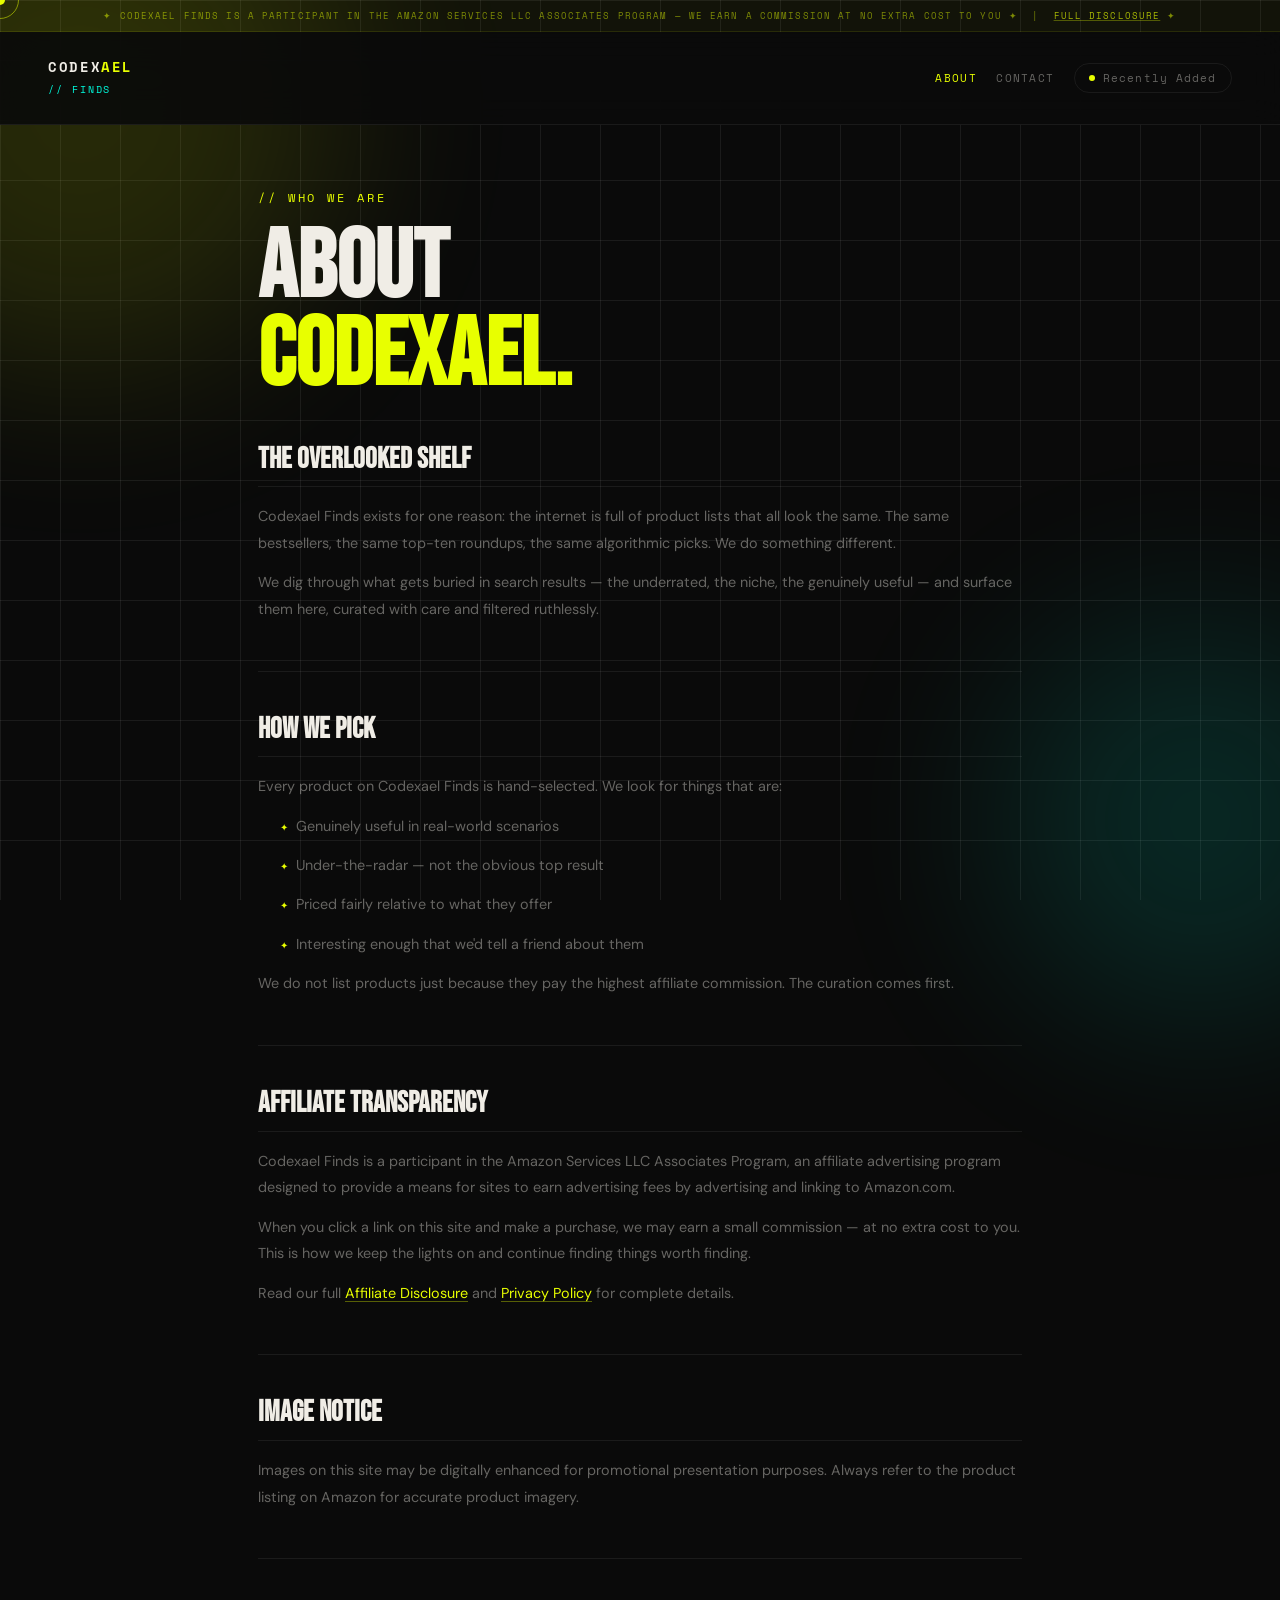
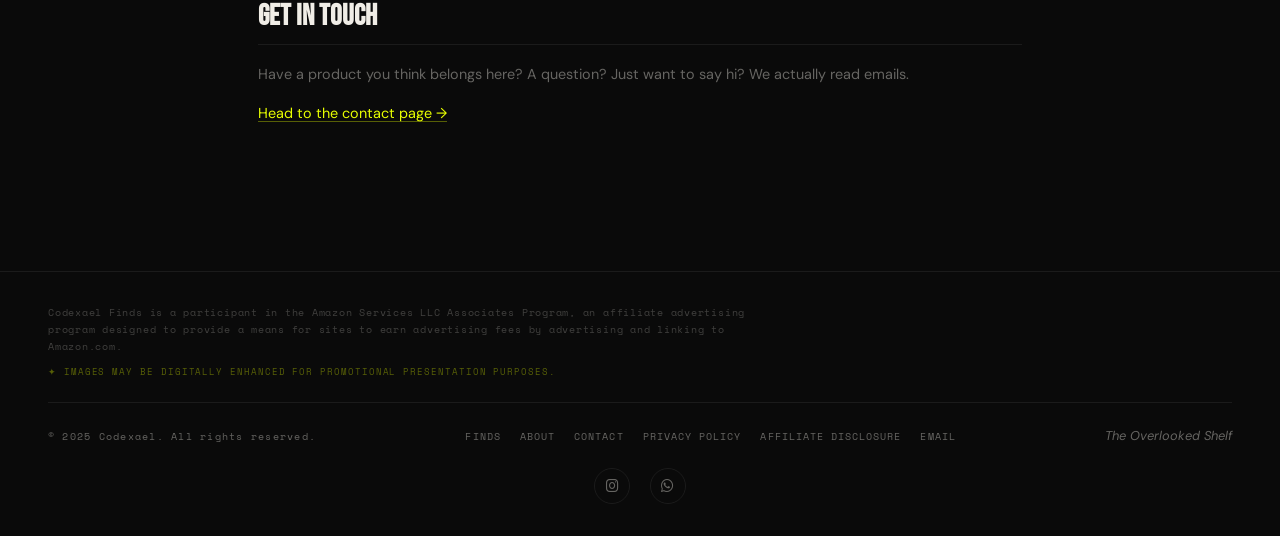
<file: about.html>
<!DOCTYPE html>
<html lang="en">
<head>
    <meta charset="UTF-8" />
    <meta name="viewport" content="width=device-width, initial-scale=1.0" />
    <meta name="description" content="About Codexael Finds — who we are and what we do.">
    <meta name="author" content="Codexael">
    <meta name="theme-color" content="#0a0a0a">
    <title>About — Codexael Finds</title>
    <link rel="icon" type="image/svg+xml" href="assets/images/codexael_icon.svg">
    <link rel="preconnect" href="https://fonts.googleapis.com">
    <link rel="preconnect" href="https://fonts.gstatic.com" crossorigin>
    <link href="https://fonts.googleapis.com/css2?family=Bebas+Neue&family=DM+Sans:ital,wght@0,300;0,400;0,500;1,300&family=Space+Mono:wght@400;700&display=swap" rel="stylesheet">
    <link rel="stylesheet" href="styles.css">
    <link rel="stylesheet" href="page-styles.css">
    <link rel="stylesheet" href="https://cdnjs.cloudflare.com/ajax/libs/font-awesome/6.5.0/css/all.min.css"/>
</head>
<body data-page="about">

    <div class="cursor" id="cursor"></div>
    <div class="cursor-ring" id="cursorRing"></div>
    <div class="grid-overlay"></div>
    <div class="noise"></div>
    <div class="blob blob-1"></div>
    <div class="blob blob-2"></div>

    <div class="page-wrap">
        <main class="page-content">
            <p class="page-eyebrow">// Who We Are</p>
            <h1 class="page-title">About<br><span>Codexael.</span></h1>

            <div class="page-section">
                <h2>The Overlooked Shelf</h2>
                <p>Codexael Finds exists for one reason: the internet is full of product lists that all look the same. The same bestsellers, the same top-ten roundups, the same algorithmic picks. We do something different.</p>
                <p>We dig through what gets buried in search results — the underrated, the niche, the genuinely useful — and surface them here, curated with care and filtered ruthlessly.</p>
            </div>

            <hr class="page-divider">

            <div class="page-section">
                <h2>How We Pick</h2>
                <p>Every product on Codexael Finds is hand-selected. We look for things that are:</p>
                <ul>
                    <li>Genuinely useful in real-world scenarios</li>
                    <li>Under-the-radar — not the obvious top result</li>
                    <li>Priced fairly relative to what they offer</li>
                    <li>Interesting enough that we'd tell a friend about them</li>
                </ul>
                <p>We do not list products just because they pay the highest affiliate commission. The curation comes first.</p>
            </div>

            <hr class="page-divider">

            <div class="page-section">
                <h2>Affiliate Transparency</h2>
                <p>Codexael Finds is a participant in the Amazon Services LLC Associates Program, an affiliate advertising program designed to provide a means for sites to earn advertising fees by advertising and linking to Amazon.com.</p>
                <p>When you click a link on this site and make a purchase, we may earn a small commission — at no extra cost to you. This is how we keep the lights on and continue finding things worth finding.</p>
                <p>Read our full <a href="disclosure.html">Affiliate Disclosure</a> and <a href="privacy-policy.html">Privacy Policy</a> for complete details.</p>
            </div>

            <hr class="page-divider">

            <div class="page-section">
                <h2>Image Notice</h2>
                <p>Images on this site may be digitally enhanced for promotional presentation purposes. Always refer to the product listing on Amazon for accurate product imagery.</p>
            </div>

            <hr class="page-divider">

            <div class="page-section">
                <h2>Get In Touch</h2>
                <p>Have a product you think belongs here? A question? Just want to say hi? We actually read emails.</p>
                <p><a href="contact.html">Head to the contact page →</a></p>
            </div>
        </main>
    </div>

    <script src="common-script.js"></script>
</body>
</html>
</file>
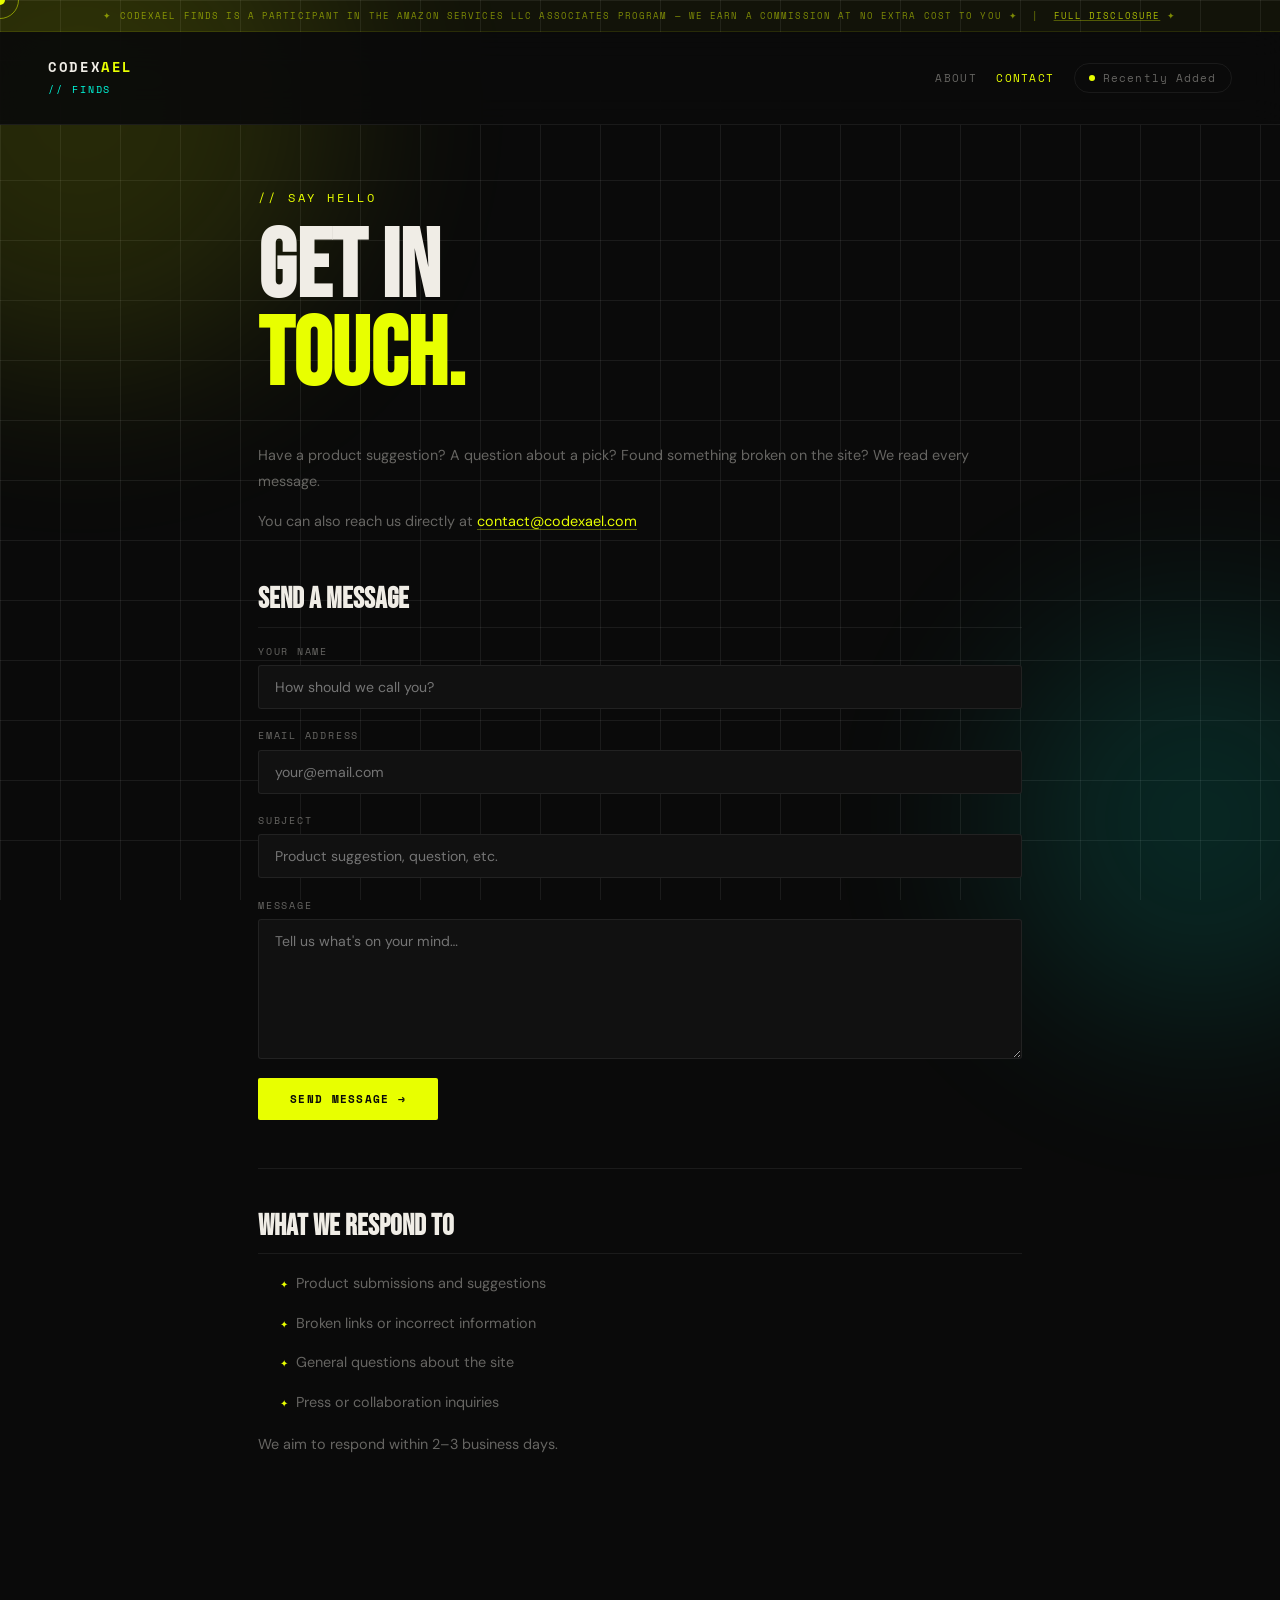
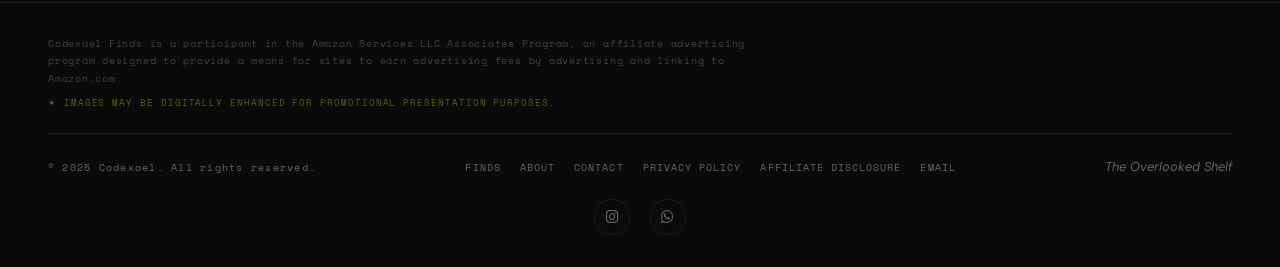
<file: contact.html>
<!DOCTYPE html>
<html lang="en">
<head>
    <meta charset="UTF-8" />
    <meta name="viewport" content="width=device-width, initial-scale=1.0" />
    <meta name="description" content="Contact Codexael Finds — get in touch with us.">
    <meta name="author" content="Codexael">
    <meta name="theme-color" content="#0a0a0a">
    <title>Contact — Codexael Finds</title>
    <link rel="icon" type="image/svg+xml" href="assets/images/codexael_icon.svg">
    <link rel="preconnect" href="https://fonts.googleapis.com">
    <link rel="preconnect" href="https://fonts.gstatic.com" crossorigin>
    <link href="https://fonts.googleapis.com/css2?family=Bebas+Neue&family=DM+Sans:ital,wght@0,300;0,400;0,500;1,300&family=Space+Mono:wght@400;700&display=swap" rel="stylesheet">
    <link rel="stylesheet" href="styles.css">
    <link rel="stylesheet" href="page-styles.css">
    <link rel="stylesheet" href="https://cdnjs.cloudflare.com/ajax/libs/font-awesome/6.5.0/css/all.min.css"/>
</head>
<body data-page="contact">

    <div class="cursor" id="cursor"></div>
    <div class="cursor-ring" id="cursorRing"></div>
    <div class="grid-overlay"></div>
    <div class="noise"></div>
    <div class="blob blob-1"></div>
    <div class="blob blob-2"></div>

    <div class="page-wrap">
        <main class="page-content">
            <p class="page-eyebrow">// Say Hello</p>
            <h1 class="page-title">Get In<br><span>Touch.</span></h1>

            <div class="page-section">
                <p>Have a product suggestion? A question about a pick? Found something broken on the site? We read every message.</p>
                <p>You can also reach us directly at <a href="mailto:contact@codexael.com">contact@codexael.com</a></p>
            </div>

            <div class="page-section">
                <h2>Send a Message</h2>
                <form class="contact-form" action="mailto:contact@codexael.com" method="post" enctype="text/plain">
                    <div class="form-group">
                        <label class="form-label" for="contact-name">Your Name</label>
                        <input class="form-input" type="text" id="contact-name" name="name" placeholder="How should we call you?" autocomplete="off">
                    </div>
                    <div class="form-group">
                        <label class="form-label" for="contact-email">Email Address</label>
                        <input class="form-input" type="email" id="contact-email" name="email" placeholder="your@email.com" autocomplete="off">
                    </div>
                    <div class="form-group">
                        <label class="form-label" for="contact-subject">Subject</label>
                        <input class="form-input" type="text" id="contact-subject" name="subject" placeholder="Product suggestion, question, etc." autocomplete="off">
                    </div>
                    <div class="form-group">
                        <label class="form-label" for="contact-message">Message</label>
                        <textarea class="form-textarea" id="contact-message" name="message" placeholder="Tell us what's on your mind…"></textarea>
                    </div>
                    <button type="submit" class="form-submit">Send Message →</button>
                </form>
            </div>

            <hr class="page-divider">

            <div class="page-section">
                <h2>What We Respond To</h2>
                <ul>
                    <li>Product submissions and suggestions</li>
                    <li>Broken links or incorrect information</li>
                    <li>General questions about the site</li>
                    <li>Press or collaboration inquiries</li>
                </ul>
                <p style="margin-top:1rem;">We aim to respond within 2–3 business days.</p>
            </div>
        </main>
    </div>

    <script src="common-script.js"></script>
</body>
</html>
</file>
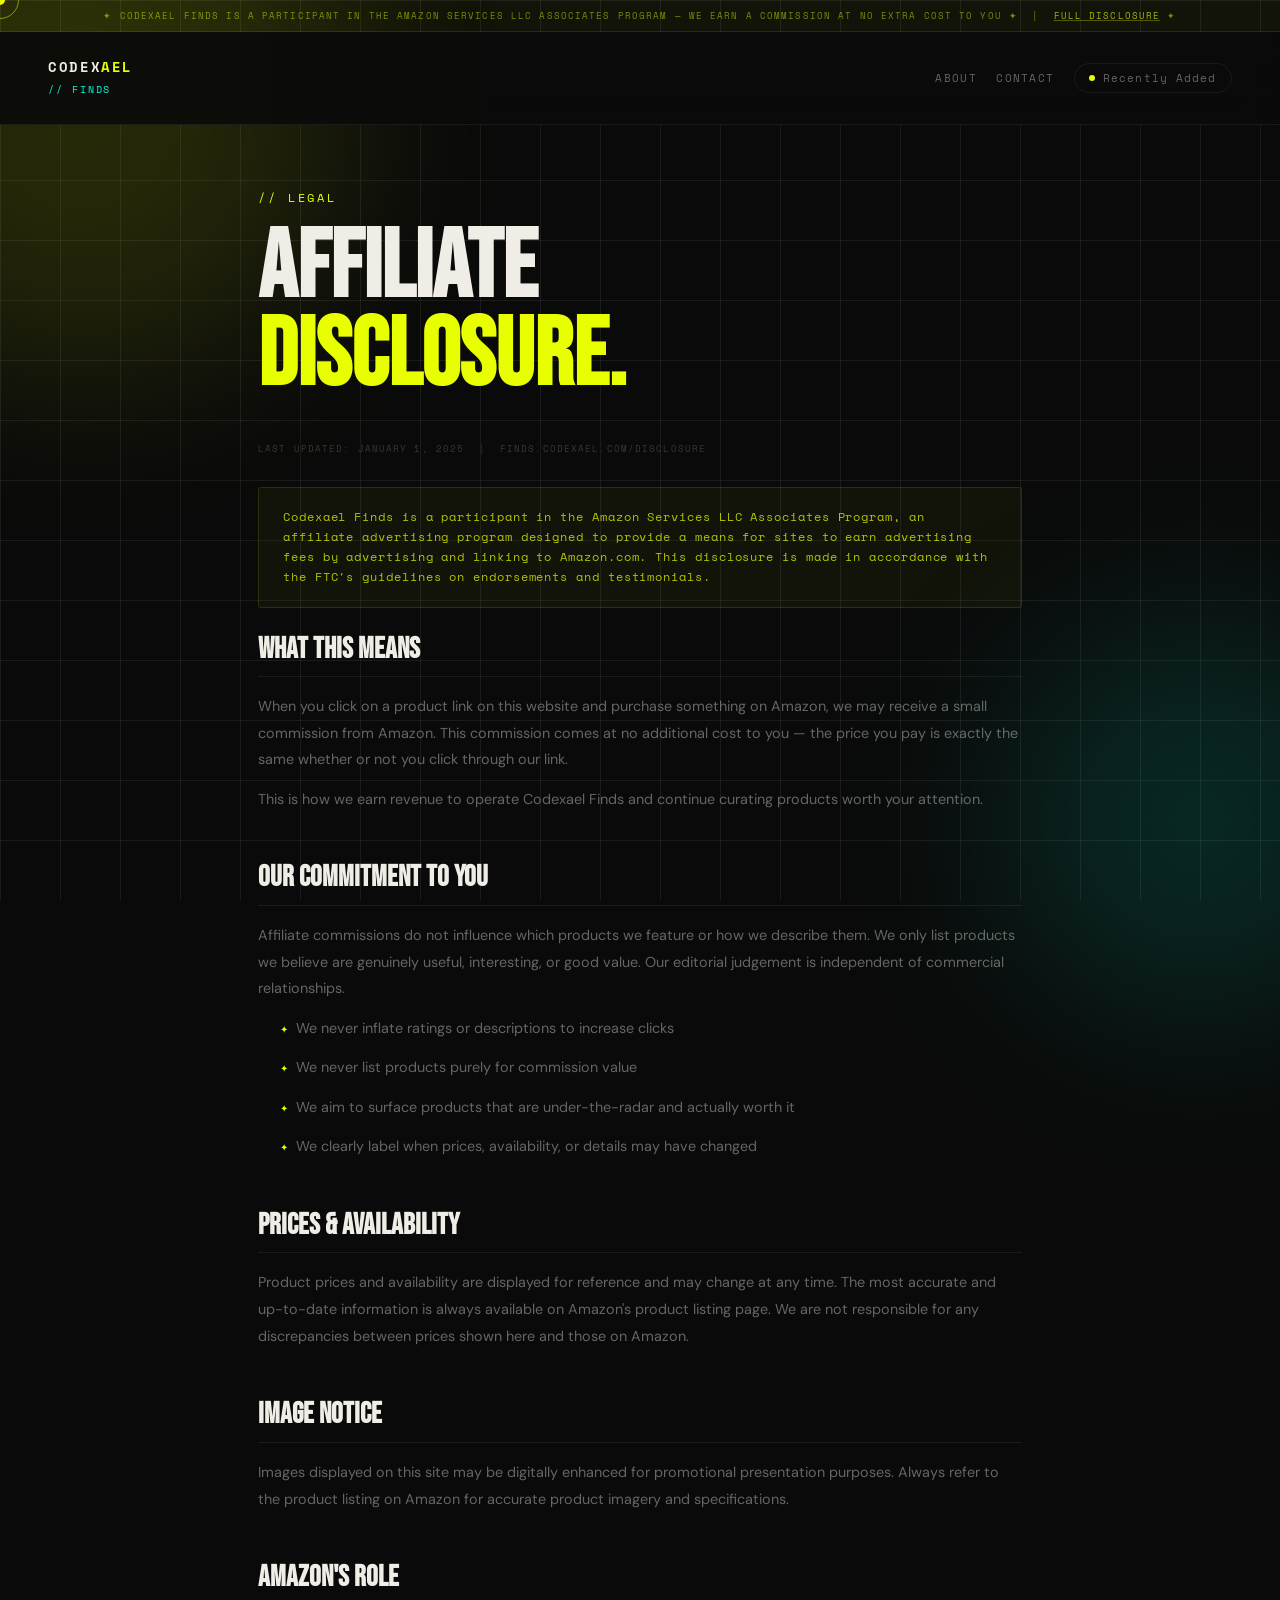
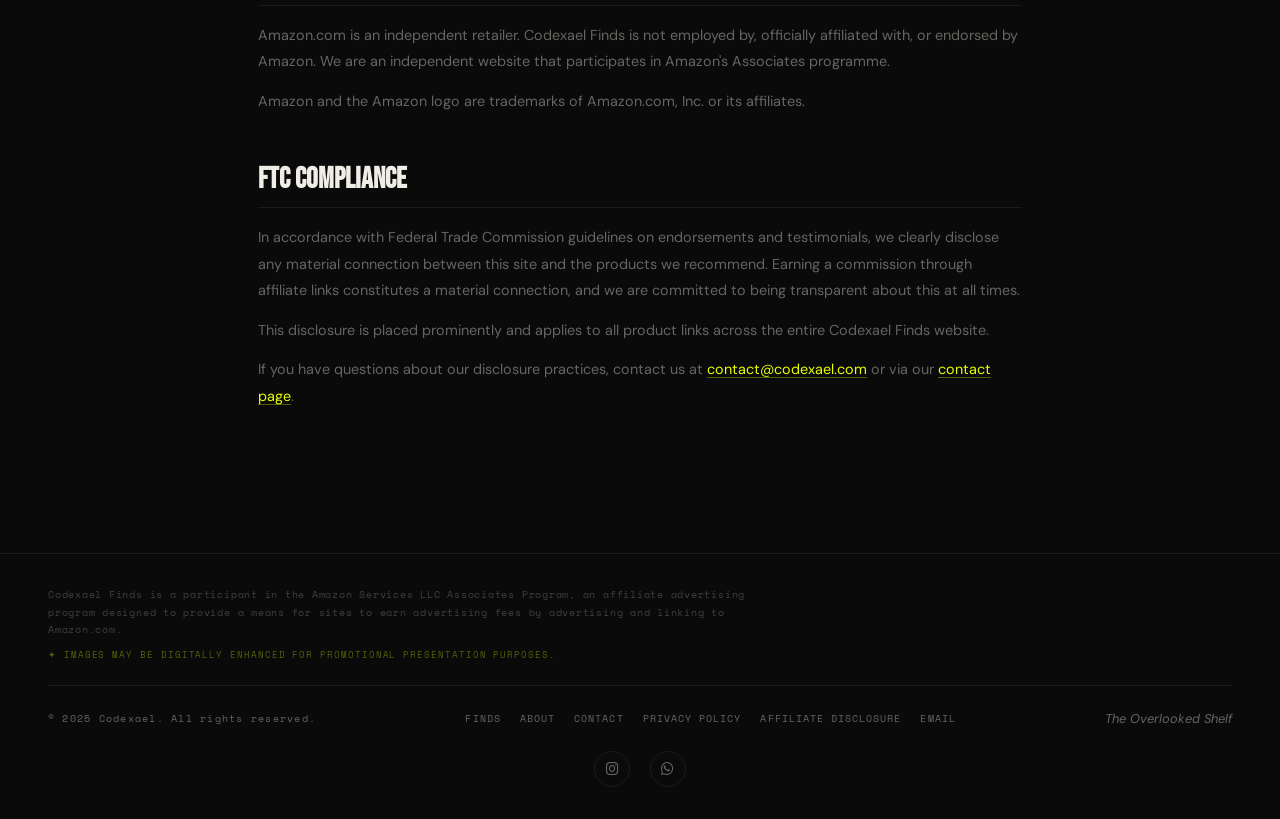
<file: disclosure.html>
<!DOCTYPE html>
<html lang="en">
<head>
    <meta charset="UTF-8" />
    <meta name="viewport" content="width=device-width, initial-scale=1.0" />
    <meta name="description" content="Affiliate Disclosure — Codexael Finds">
    <meta name="author" content="Codexael">
    <meta name="theme-color" content="#0a0a0a">
    <title>Affiliate Disclosure — Codexael Finds</title>
    <link rel="icon" type="image/svg+xml" href="assets/images/codexael_icon.svg">
    <link rel="preconnect" href="https://fonts.googleapis.com">
    <link rel="preconnect" href="https://fonts.gstatic.com" crossorigin>
    <link href="https://fonts.googleapis.com/css2?family=Bebas+Neue&family=DM+Sans:ital,wght@0,300;0,400;0,500;1,300&family=Space+Mono:wght@400;700&display=swap" rel="stylesheet">
    <link rel="stylesheet" href="styles.css">
    <link rel="stylesheet" href="page-styles.css">
    <link rel="stylesheet" href="https://cdnjs.cloudflare.com/ajax/libs/font-awesome/6.5.0/css/all.min.css"/>
</head>
<body data-page="disclosure">

    <div class="cursor" id="cursor"></div>
    <div class="cursor-ring" id="cursorRing"></div>
    <div class="grid-overlay"></div>
    <div class="noise"></div>
    <div class="blob blob-1"></div>
    <div class="blob blob-2"></div>

    <div class="page-wrap">
        <main class="page-content">
            <p class="page-eyebrow">// Legal</p>
            <h1 class="page-title">Affiliate<br><span>Disclosure.</span></h1>
            <span class="last-updated">Last updated: January 1, 2025 &nbsp;|&nbsp; finds.codexael.com/disclosure</span>

            <div class="highlight-box">
                <p>Codexael Finds is a participant in the Amazon Services LLC Associates Program, an affiliate advertising program designed to provide a means for sites to earn advertising fees by advertising and linking to Amazon.com. This disclosure is made in accordance with the FTC's guidelines on endorsements and testimonials.</p>
            </div>

            <div class="page-section">
                <h2>What This Means</h2>
                <p>When you click on a product link on this website and purchase something on Amazon, we may receive a small commission from Amazon. This commission comes at no additional cost to you — the price you pay is exactly the same whether or not you click through our link.</p>
                <p>This is how we earn revenue to operate Codexael Finds and continue curating products worth your attention.</p>
            </div>

            <div class="page-section">
                <h2>Our Commitment to You</h2>
                <p>Affiliate commissions do not influence which products we feature or how we describe them. We only list products we believe are genuinely useful, interesting, or good value. Our editorial judgement is independent of commercial relationships.</p>
                <ul>
                    <li>We never inflate ratings or descriptions to increase clicks</li>
                    <li>We never list products purely for commission value</li>
                    <li>We aim to surface products that are under-the-radar and actually worth it</li>
                    <li>We clearly label when prices, availability, or details may have changed</li>
                </ul>
            </div>

            <div class="page-section">
                <h2>Prices & Availability</h2>
                <p>Product prices and availability are displayed for reference and may change at any time. The most accurate and up-to-date information is always available on Amazon's product listing page. We are not responsible for any discrepancies between prices shown here and those on Amazon.</p>
            </div>

            <div class="page-section">
                <h2>Image Notice</h2>
                <p>Images displayed on this site may be digitally enhanced for promotional presentation purposes. Always refer to the product listing on Amazon for accurate product imagery and specifications.</p>
            </div>

            <div class="page-section">
                <h2>Amazon's Role</h2>
                <p>Amazon.com is an independent retailer. Codexael Finds is not employed by, officially affiliated with, or endorsed by Amazon. We are an independent website that participates in Amazon's Associates programme.</p>
                <p>Amazon and the Amazon logo are trademarks of Amazon.com, Inc. or its affiliates.</p>
            </div>

            <div class="page-section">
                <h2>FTC Compliance</h2>
                <p>In accordance with Federal Trade Commission guidelines on endorsements and testimonials, we clearly disclose any material connection between this site and the products we recommend. Earning a commission through affiliate links constitutes a material connection, and we are committed to being transparent about this at all times.</p>
                <p>This disclosure is placed prominently and applies to all product links across the entire Codexael Finds website.</p>
                <p>If you have questions about our disclosure practices, contact us at <a href="mailto:contact@codexael.com">contact@codexael.com</a> or via our <a href="contact.html">contact page</a>.</p>
            </div>
        </main>
    </div>

    <script src="common-script.js"></script>
</body>
</html>
</file>
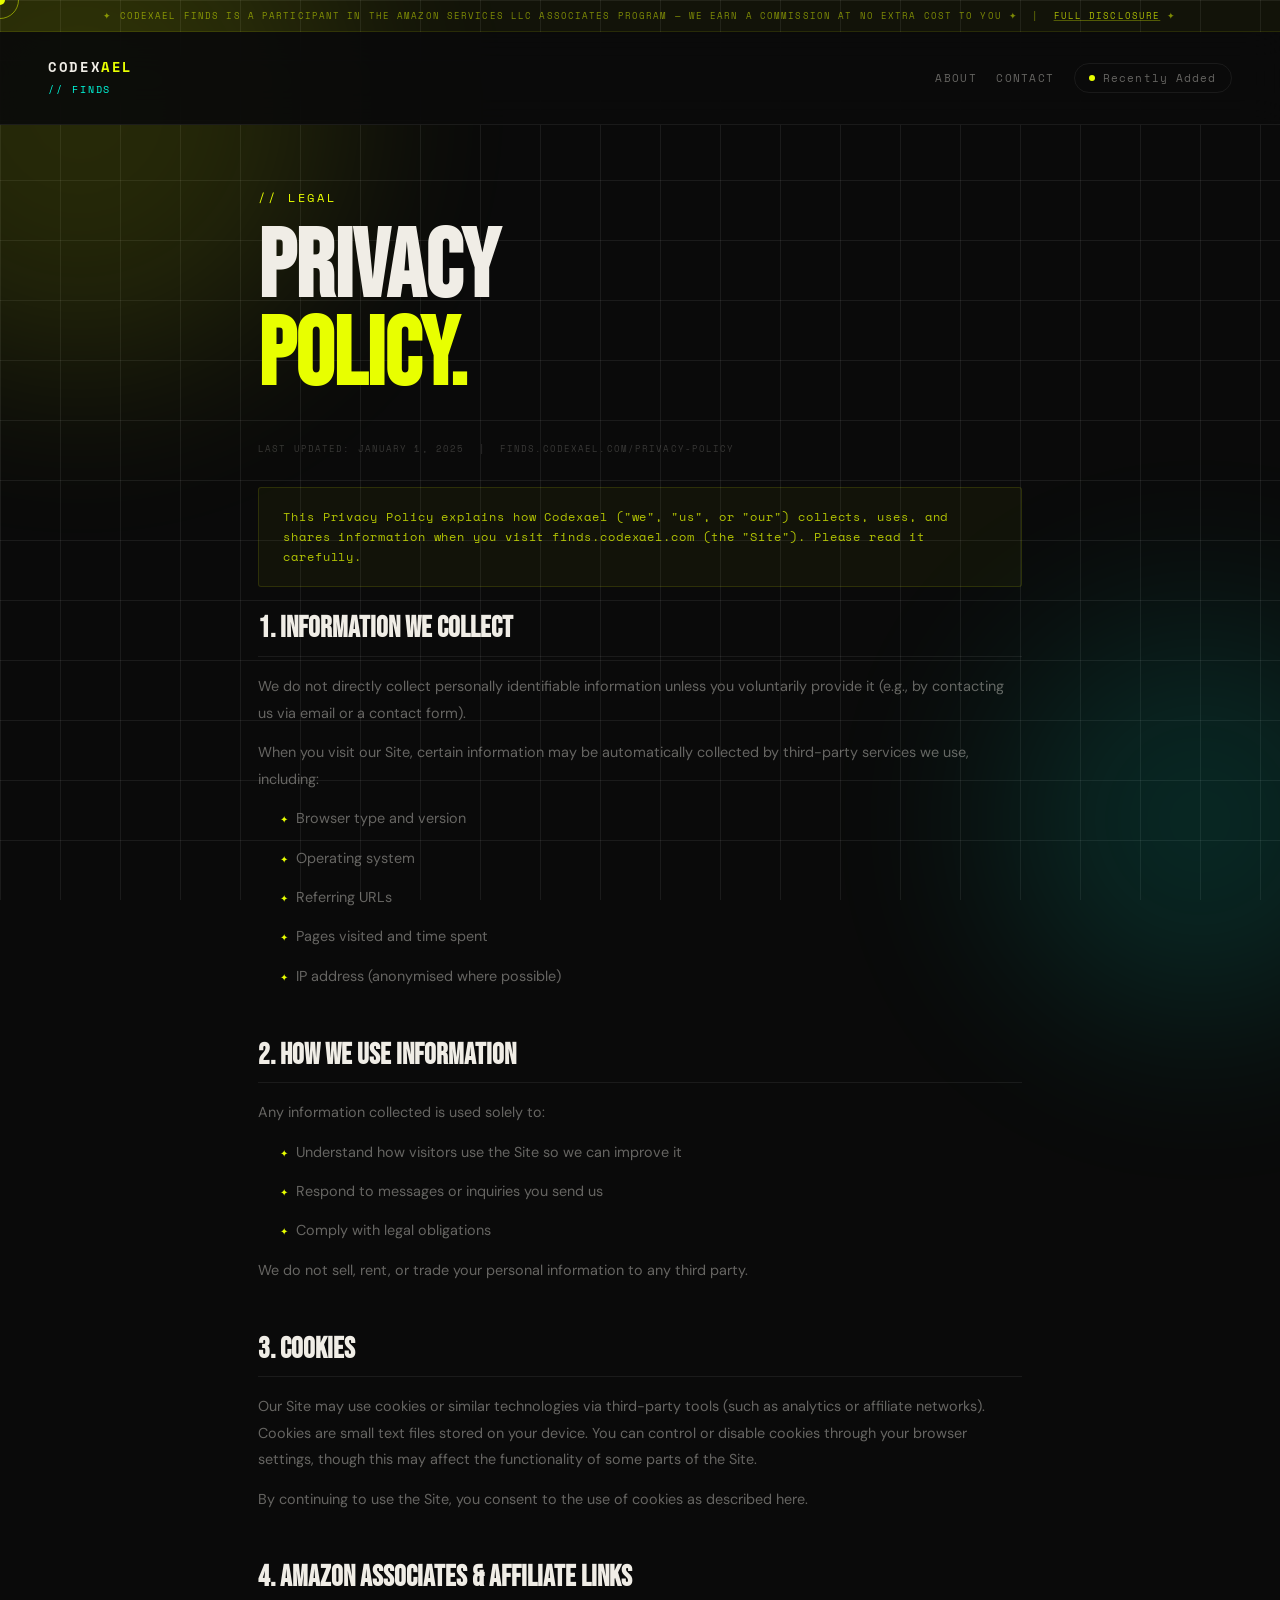
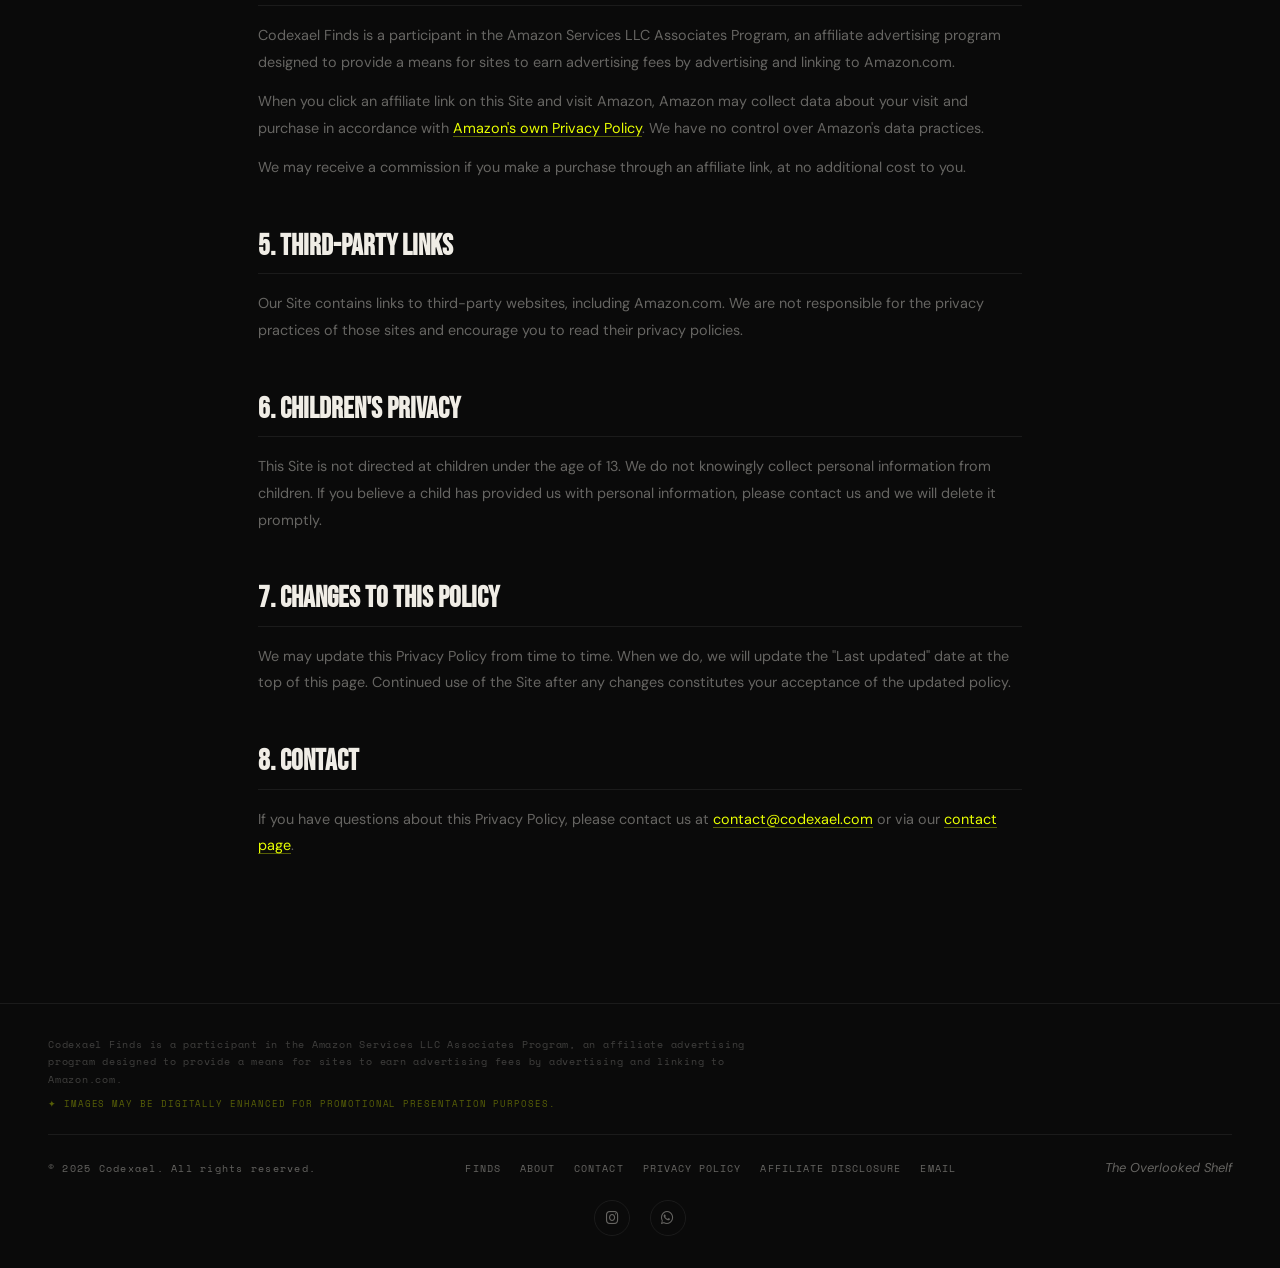
<file: privacy-policy.html>
<!DOCTYPE html>
<html lang="en">
<head>
    <meta charset="UTF-8" />
    <meta name="viewport" content="width=device-width, initial-scale=1.0" />
    <meta name="description" content="Privacy Policy — Codexael Finds">
    <meta name="author" content="Codexael">
    <meta name="theme-color" content="#0a0a0a">
    <title>Privacy Policy — Codexael Finds</title>
    <link rel="icon" type="image/svg+xml" href="assets/images/codexael_icon.svg">
    <link rel="preconnect" href="https://fonts.googleapis.com">
    <link rel="preconnect" href="https://fonts.gstatic.com" crossorigin>
    <link href="https://fonts.googleapis.com/css2?family=Bebas+Neue&family=DM+Sans:ital,wght@0,300;0,400;0,500;1,300&family=Space+Mono:wght@400;700&display=swap" rel="stylesheet">
    <link rel="stylesheet" href="styles.css">
    <link rel="stylesheet" href="page-styles.css">
    <link rel="stylesheet" href="https://cdnjs.cloudflare.com/ajax/libs/font-awesome/6.5.0/css/all.min.css"/>
</head>
<body data-page="privacy-policy">

    <div class="cursor" id="cursor"></div>
    <div class="cursor-ring" id="cursorRing"></div>
    <div class="grid-overlay"></div>
    <div class="noise"></div>
    <div class="blob blob-1"></div>
    <div class="blob blob-2"></div>

    <div class="page-wrap">
        <main class="page-content">
            <p class="page-eyebrow">// Legal</p>
            <h1 class="page-title">Privacy<br><span>Policy.</span></h1>
            <span class="last-updated">Last updated: January 1, 2025 &nbsp;|&nbsp; finds.codexael.com/privacy-policy</span>

            <div class="highlight-box">
                <p>This Privacy Policy explains how Codexael ("we", "us", or "our") collects, uses, and shares information when you visit finds.codexael.com (the "Site"). Please read it carefully.</p>
            </div>

            <div class="page-section">
                <h2>1. Information We Collect</h2>
                <p>We do not directly collect personally identifiable information unless you voluntarily provide it (e.g., by contacting us via email or a contact form).</p>
                <p>When you visit our Site, certain information may be automatically collected by third-party services we use, including:</p>
                <ul>
                    <li>Browser type and version</li>
                    <li>Operating system</li>
                    <li>Referring URLs</li>
                    <li>Pages visited and time spent</li>
                    <li>IP address (anonymised where possible)</li>
                </ul>
            </div>

            <div class="page-section">
                <h2>2. How We Use Information</h2>
                <p>Any information collected is used solely to:</p>
                <ul>
                    <li>Understand how visitors use the Site so we can improve it</li>
                    <li>Respond to messages or inquiries you send us</li>
                    <li>Comply with legal obligations</li>
                </ul>
                <p>We do not sell, rent, or trade your personal information to any third party.</p>
            </div>

            <div class="page-section">
                <h2>3. Cookies</h2>
                <p>Our Site may use cookies or similar technologies via third-party tools (such as analytics or affiliate networks). Cookies are small text files stored on your device. You can control or disable cookies through your browser settings, though this may affect the functionality of some parts of the Site.</p>
                <p>By continuing to use the Site, you consent to the use of cookies as described here.</p>
            </div>

            <div class="page-section">
                <h2>4. Amazon Associates & Affiliate Links</h2>
                <p>Codexael Finds is a participant in the Amazon Services LLC Associates Program, an affiliate advertising program designed to provide a means for sites to earn advertising fees by advertising and linking to Amazon.com.</p>
                <p>When you click an affiliate link on this Site and visit Amazon, Amazon may collect data about your visit and purchase in accordance with <a href="https://www.amazon.com/privacy" target="_blank" rel="noopener noreferrer">Amazon's own Privacy Policy</a>. We have no control over Amazon's data practices.</p>
                <p>We may receive a commission if you make a purchase through an affiliate link, at no additional cost to you.</p>
            </div>

            <div class="page-section">
                <h2>5. Third-Party Links</h2>
                <p>Our Site contains links to third-party websites, including Amazon.com. We are not responsible for the privacy practices of those sites and encourage you to read their privacy policies.</p>
            </div>

            <div class="page-section">
                <h2>6. Children's Privacy</h2>
                <p>This Site is not directed at children under the age of 13. We do not knowingly collect personal information from children. If you believe a child has provided us with personal information, please contact us and we will delete it promptly.</p>
            </div>

            <div class="page-section">
                <h2>7. Changes to This Policy</h2>
                <p>We may update this Privacy Policy from time to time. When we do, we will update the "Last updated" date at the top of this page. Continued use of the Site after any changes constitutes your acceptance of the updated policy.</p>
            </div>

            <div class="page-section">
                <h2>8. Contact</h2>
                <p>If you have questions about this Privacy Policy, please contact us at <a href="mailto:contact@codexael.com">contact@codexael.com</a> or via our <a href="contact.html">contact page</a>.</p>
            </div>
        </main>
    </div>

    <script src="common-script.js"></script>
</body>
</html>
</file>
<file: styles.css>
/* ── 1. Tokens & Reset ───────────────────────────────────── */

:root {
    --bg: #0a0a0a;
    --surface: #111111;
    --surface2: #161616;
    --border: rgba(255, 255, 255, 0.07);
    --accent: #e8ff00;
    --accent2: #00ffe0;
    --text: #f0ede6;
    --muted: rgba(240, 237, 230, 0.4);

    --font-hero: 'Bebas Neue', sans-serif;
    --font-body: 'DM Sans', sans-serif;
    --font-mono: 'Space Mono', monospace;
}

*,
*::before,
*::after {
    box-sizing: border-box;
    margin: 0;
    padding: 0;
}

/* ── Scrollbar ───────────────────────────────────────────── */

::-webkit-scrollbar {
    width: 6px;
    height: 6px;
}

::-webkit-scrollbar-track {
    background: #0a0a0a;
}

::-webkit-scrollbar-thumb {
    background: rgba(232, 255, 0, 0.25);
    border-radius: 999px;
}

::-webkit-scrollbar-thumb:hover {
    background: rgba(232, 255, 0, 0.55);
}

::-webkit-scrollbar-corner {
    background: #0a0a0a;
}

* {
    scrollbar-width: thin;
    scrollbar-color: rgba(232, 255, 0, 0.25) #0a0a0a;
}

html {
    scroll-behavior: smooth;
}

body {
    background: var(--bg);
    color: var(--text);
    font-family: var(--font-body);
    min-height: 100vh;
    overflow-x: hidden;
    cursor: none;
}


/* ── 2. Cursor ───────────────────────────────────────────── */

.cursor {
    position: fixed;
    width: 10px;
    height: 10px;
    background: var(--accent);
    border-radius: 50%;
    pointer-events: none;
    z-index: 9999;
    transform: translate(-50%, -50%);
    transition: width 0.2s, height 0.2s;
}

.cursor-ring {
    position: fixed;
    width: 38px;
    height: 38px;
    border: 1.5px solid var(--accent);
    border-radius: 50%;
    pointer-events: none;
    z-index: 9998;
    transform: translate(-50%, -50%);
    transition: width 0.2s, height 0.2s, opacity 0.2s;
    opacity: 0.5;
}

@media (hover: none) and (pointer: coarse) {
    .cursor,
    .cursor-ring {
        display: none !important;
    }

    body {
        cursor: auto;
    }
}


/* ── 3. Atmosphere ───────────────────────────────────────── */

.grid-overlay {
    position: fixed;
    inset: 0;
    pointer-events: none;
    z-index: 0;
    background-image: linear-gradient(var(--border) 1px, transparent 1px),
        linear-gradient(90deg, var(--border) 1px, transparent 1px);
    background-size: 60px 60px;
}

.noise {
    position: fixed;
    inset: 0;
    opacity: 0.025;
    pointer-events: none;
    z-index: 1;
    background-size: 180px;
}

.blob {
    position: fixed;
    border-radius: 50%;
    filter: blur(100px);
    pointer-events: none;
    z-index: 0;
    opacity: 0.13;
    animation: drift 14s ease-in-out infinite alternate;
}

.blob-1 {
    width: 520px;
    height: 520px;
    background: var(--accent);
    top: -150px;
    left: -180px;
}

.blob-2 {
    width: 400px;
    height: 400px;
    background: var(--accent2);
    bottom: -120px;
    right: -120px;
    animation-delay: -7s;
}

@keyframes drift {
    0% {
        transform: translate(0, 0) scale(1);
    }

    100% {
        transform: translate(40px, 30px) scale(1.08);
    }
}


/* ── 4. Layout Shell ─────────────────────────────────────── */

.page-wrap {
    position: relative;
    z-index: 2;
    min-height: 100vh;
    display: flex;
    flex-direction: column;
}


/* ── 5. Top Bar / Nav ────────────────────────────────────── */

.top-bar {
    display: flex;
    align-items: center;
    justify-content: space-between;
    padding: 1.6rem 3rem;
    border-bottom: 1px solid var(--border);
    position: sticky;
    top: 0;
    background: rgba(10, 10, 10, 0.9);
    backdrop-filter: blur(18px);
    z-index: 100;
    animation: slideDown 0.8s ease both;
}

@keyframes slideDown {
    from {
        opacity: 0;
        transform: translateY(-18px);
    }

    to {
        opacity: 1;
        transform: translateY(0);
    }
}

.logo-wrap {
    display: flex;
    flex-direction: column;
    gap: 0.1rem;
}

.logo-mark {
    font-family: var(--font-mono);
    font-size: 0.85rem;
    font-weight: 700;
    letter-spacing: 0.12em;
    color: var(--text);
    text-transform: uppercase;
    text-decoration: none;
}

.logo-mark span {
    color: var(--accent);
}

.logo-sub {
    font-family: var(--font-mono);
    font-size: 0.6rem;
    letter-spacing: 0.2em;
    color: var(--accent2);
    text-transform: uppercase;
}

.top-bar-right {
    display: flex;
    align-items: center;
    gap: 1.2rem;
}

.status-pill {
    display: flex;
    align-items: center;
    gap: 0.5rem;
    font-family: var(--font-mono);
    font-size: 0.7rem;
    letter-spacing: 0.1em;
    color: var(--muted);
    border: 1px solid var(--border);
    padding: 0.35rem 0.9rem;
    border-radius: 999px;
}

.status-dot {
    width: 6px;
    height: 6px;
    background: var(--accent);
    border-radius: 50%;
    animation: pulse 1.6s ease-in-out infinite;
}

@keyframes pulse {

    0%,
    100% {
        opacity: 1;
        box-shadow: 0 0 0 0 rgba(232, 255, 0, 0.5);
    }

    50% {
        opacity: 0.6;
        box-shadow: 0 0 0 5px rgba(232, 255, 0, 0);
    }
}

.nav-link {
    font-family: var(--font-mono);
    font-size: 0.68rem;
    letter-spacing: 0.12em;
    text-transform: uppercase;
    color: var(--muted);
    text-decoration: none;
    transition: color 0.2s;
}

.nav-link:hover {
    color: var(--accent);
}

.notice-link {
    color: rgba(232, 255, 0, 0.7);
    text-decoration: underline;
    text-decoration-color: rgba(232, 255, 0, 0.3);
    letter-spacing: inherit;
}

.notice-link:hover {
    color: var(--accent);
}


/* ── 6. Affiliate Notice ─────────────────────────────────── */

.affiliate-notice {
    padding: 0.55rem 3rem;
    background: rgba(232, 255, 0, 0.04);
    border-bottom: 1px solid rgba(232, 255, 0, 0.1);
    font-family: var(--font-mono);
    font-size: 0.58rem;
    letter-spacing: 0.12em;
    color: rgba(232, 255, 0, 0.5);
    text-transform: uppercase;
    text-align: center;
}


/* ── 7. Hero Strip ───────────────────────────────────────── */

.hero-strip {
    padding: 3.5rem 3rem 2.5rem;
    border-bottom: 1px solid var(--border);
    animation: fadeUp 0.7s 0.3s ease both;
}

.eyebrow {
    font-family: var(--font-mono);
    font-size: 0.72rem;
    letter-spacing: 0.25em;
    color: var(--accent);
    text-transform: uppercase;
    margin-bottom: 1rem;
}

.hero-headline {
    font-family: var(--font-hero);
    font-size: clamp(3.5rem, 9vw, 8rem);
    line-height: 0.9;
    letter-spacing: -0.01em;
    color: var(--text);
}

.hero-headline .accent-line {
    color: var(--accent);
}

.hero-sub {
    font-family: var(--font-body);
    font-size: 0.9rem;
    color: var(--muted);
    margin-top: 1.2rem;
    max-width: 480px;
    line-height: 1.7;
}

@keyframes fadeUp {
    from {
        opacity: 0;
        transform: translateY(16px);
    }

    to {
        opacity: 1;
        transform: translateY(0);
    }
}


/* ── 8. Stats Bar ────────────────────────────────────────── */

.stats-bar {
    display: flex;
    border-bottom: 1px solid var(--border);
    animation: fadeUp 0.7s 0.5s ease both;
    overflow-x: auto;
}

.stat-cell {
    padding: 1.1rem 2.2rem;
    border-right: 1px solid var(--border);
    display: flex;
    flex-direction: column;
    gap: 0.2rem;
    min-width: 110px;
}

.stat-cell:last-child {
    border-right: none;
}

.stat-num {
    font-family: var(--font-hero);
    font-size: 2rem;
    color: var(--accent);
    line-height: 1;
}

.stat-label {
    font-family: var(--font-mono);
    font-size: 0.58rem;
    letter-spacing: 0.18em;
    color: var(--muted);
    text-transform: uppercase;
}


/* ── 9. Controls Bar ─────────────────────────────────────── */

.controls-bar {
    padding: 1rem 3rem;
    border-bottom: 1px solid var(--border);
    display: flex;
    align-items: center;
    gap: 0.8rem;
    flex-wrap: wrap;
    animation: fadeUp 0.7s 0.65s ease both;
    position: sticky;
    top: 87px;
    background: rgba(10, 10, 10, 0.93);
    backdrop-filter: blur(16px);
    z-index: 90;
}


/* ── 10. Search Input ────────────────────────────────────── */

.search-wrap {
    display: flex;
    align-items: center;
    gap: 0.6rem;
    border: 1px solid var(--border);
    padding: 0.4rem 0.9rem;
    border-radius: 3px;
    background: var(--surface);
    flex: 1;
    min-width: 160px;
    max-width: 280px;
    transition: border-color 0.2s;
}

.search-wrap:focus-within {
    border-color: rgba(232, 255, 0, 0.5);
}

.search-icon {
    color: var(--muted);
    font-size: 0.9rem;
}

#searchInput {
    background: transparent;
    border: none;
    outline: none;
    font-family: var(--font-mono);
    font-size: 0.7rem;
    letter-spacing: 0.06em;
    color: var(--text);
    width: 100%;
    cursor: none;
}

#searchInput::placeholder {
    color: var(--muted);
}

.clear-search-btn {
    background: none;
    border: none;
    color: var(--muted);
    cursor: none;
    font-size: 0.75rem;
    padding: 0;
    display: none;
    transition: color 0.15s;
}

.clear-search-btn:hover {
    color: var(--text);
}


/* ── 11. Filter Dropdowns ────────────────────────────────── */

.dropdowns-group {
    display: flex;
    gap: 0.6rem;
    flex-wrap: wrap;
}

.filter-dropdown {
    position: relative;
}

/* Trigger button */
.fdd-btn {
    display: flex;
    align-items: center;
    gap: 0.45rem;
    font-family: var(--font-mono);
    font-size: 0.63rem;
    letter-spacing: 0.1em;
    text-transform: uppercase;
    color: var(--muted);
    background: var(--surface);
    border: 1px solid var(--border);
    padding: 0.4rem 0.9rem;
    border-radius: 3px;
    cursor: none;
    transition: all 0.2s;
    white-space: nowrap;
    user-select: none;
}

.fdd-btn.has-active {
    color: var(--accent);
    border-color: rgba(232, 255, 0, 0.4);
    background: rgba(232, 255, 0, 0.06);
}

.fdd-chevron {
    font-size: 0.5rem;
    transition: transform 0.2s;
    display: inline-block;
}

.fdd-btn.open .fdd-chevron {
    transform: rotate(180deg);
}

/* Panel */
.fdd-panel {
    position: absolute;
    top: calc(100% + 6px);
    left: 0;
    background: #141414;
    border: 1px solid var(--border);
    border-radius: 3px;
    z-index: 300;
    display: none;
    flex-direction: column;
    gap: 0;
    box-shadow: 0 16px 40px rgba(0, 0, 0, 0.7);
    min-width: 200px;
    overflow: hidden;
}

.fdd-panel.open {
    display: flex;
}

/* Inline search inside panel */
.fdd-search-wrap {
    display: flex;
    align-items: center;
    gap: 0.5rem;
    padding: 0.5rem 0.6rem;
    border-bottom: 1px solid var(--border);
    background: rgba(255, 255, 255, 0.02);
}

.fdd-search-icon {
    color: var(--muted);
    font-size: 0.75rem;
    flex-shrink: 0;
}

.fdd-search {
    background: transparent;
    border: none;
    outline: none;
    font-family: var(--font-mono);
    font-size: 0.62rem;
    letter-spacing: 0.06em;
    color: var(--text);
    width: 100%;
    cursor: none;
}

.fdd-search::placeholder {
    color: var(--muted);
}

/* Scrollable options list */
.fdd-options-list {
    display: flex;
    flex-direction: column;
    gap: 0;
    max-height: 220px;
    overflow-y: auto;
    padding: 0.3rem 0;
}

/* Scrollbar styling */
.fdd-options-list::-webkit-scrollbar {
    width: 4px;
}

.fdd-options-list::-webkit-scrollbar-track {
    background: transparent;
}

.fdd-options-list::-webkit-scrollbar-thumb {
    background: var(--border);
    border-radius: 2px;
}

/* No-results hint */
.fdd-no-results {
    font-family: var(--font-mono);
    font-size: 0.58rem;
    letter-spacing: 0.12em;
    color: var(--muted);
    text-transform: uppercase;
    text-align: center;
    padding: 0.8rem 0.6rem;
    opacity: 0.5;
    display: none;
}

.fdd-no-results.visible {
    display: block;
}

/* Option row */
.fdd-option {
    display: flex;
    align-items: center;
    gap: 0.6rem;
    font-family: var(--font-mono);
    font-size: 0.6rem;
    letter-spacing: 0.1em;
    text-transform: uppercase;
    color: var(--muted);
    padding: 0.35rem 0.6rem;
    cursor: none;
    transition: color 0.15s, background 0.15s;
    white-space: nowrap;
}

.fdd-option:hover {
    color: var(--text);
    background: rgba(255, 255, 255, 0.04);
}

.fdd-option.selected {
    color: var(--accent);
}

.fdd-option.hidden {
    display: none;
}

/* Checkbox tick */
.opt-check {
    width: 11px;
    height: 11px;
    border: 1px solid rgba(255, 255, 255, 0.15);
    border-radius: 2px;
    flex-shrink: 0;
    display: flex;
    align-items: center;
    justify-content: center;
    font-size: 0.45rem;
    transition: background 0.15s, border-color 0.15s;
}

.fdd-option.selected .opt-check {
    background: var(--accent);
    border-color: var(--accent);
    color: #0a0a0a;
}


/* ── 12. Sort Controls ───────────────────────────────────── */

.sort-wrap {
    display: flex;
    align-items: center;
    gap: 0.5rem;
    margin-left: auto;
    flex-wrap: wrap;
}

.sort-label {
    font-family: var(--font-mono);
    font-size: 0.58rem;
    letter-spacing: 0.15em;
    text-transform: uppercase;
    color: var(--muted);
    white-space: nowrap;
}

.sort-btn {
    font-family: var(--font-mono);
    font-size: 0.6rem;
    letter-spacing: 0.08em;
    text-transform: uppercase;
    color: var(--muted);
    background: transparent;
    border: 1px solid var(--border);
    padding: 0.32rem 0.75rem;
    border-radius: 3px;
    cursor: none;
    transition: all 0.2s;
    white-space: nowrap;
}

.sort-btn.active {
    color: #0a0a0a;
    background: var(--accent);
    border-color: var(--accent);
}

.sort-btn:hover:not(.active) {
    border-color: rgba(255, 255, 255, 0.18);
    color: var(--text);
}


/* ── 13. Active Filter Chips ─────────────────────────────── */

.chips-bar {
    padding: 0.65rem 3rem;
    display: none;
    align-items: center;
    gap: 0.45rem;
    flex-wrap: wrap;
    border-bottom: 1px solid var(--border);
    background: rgba(232, 255, 0, 0.025);
}

.chips-bar.visible {
    display: flex;
}

.chip {
    display: inline-flex;
    align-items: center;
    gap: 0.4rem;
    font-family: var(--font-mono);
    font-size: 0.57rem;
    letter-spacing: 0.08em;
    text-transform: uppercase;
    color: #0a0a0a;
    background: var(--accent);
    padding: 0.2rem 0.6rem;
    border-radius: 999px;
    cursor: none;
}

.chip-x {
    font-size: 0.6rem;
    opacity: 0.65;
    transition: opacity 0.15s;
}

.chip:hover .chip-x {
    opacity: 1;
}

.chips-clear {
    font-family: var(--font-mono);
    font-size: 0.57rem;
    letter-spacing: 0.08em;
    text-transform: uppercase;
    color: var(--muted);
    background: transparent;
    border: 1px solid var(--border);
    padding: 0.2rem 0.65rem;
    border-radius: 999px;
    cursor: none;
    transition: all 0.2s;
}

.chips-clear:hover {
    color: var(--text);
    border-color: rgba(255, 255, 255, 0.2);
}


/* ── 14. Products Section & Grid ─────────────────────────── */

.products-section {
    padding: 2.5rem 3rem;
    flex: 1;
}

.section-head {
    display: flex;
    align-items: center;
    gap: 1.2rem;
    margin-bottom: 2rem;
}

.section-head-label {
    font-family: var(--font-mono);
    font-size: 0.65rem;
    letter-spacing: 0.22em;
    color: var(--muted);
    text-transform: uppercase;
    white-space: nowrap;
}

.section-head-line {
    flex: 1;
    height: 1px;
    background: var(--border);
}

.products-grid {
    display: grid;
    grid-template-columns: repeat(auto-fill, minmax(300px, 1fr));
    gap: 1.5rem;
    background: transparent;
    border: none;
}


/* ── 15. Empty State ─────────────────────────────────────── */

.empty-state {
    display: none;
    flex-direction: column;
    align-items: center;
    justify-content: center;
    padding: 5rem 2rem;
    text-align: center;
    gap: 1rem;
    grid-column: 1 / -1;
    background: var(--surface);
}

.empty-state.visible {
    display: flex;
}

.empty-icon {
    font-family: var(--font-hero);
    font-size: 4.5rem;
    color: rgba(255, 255, 255, 0.05);
}

.empty-title {
    font-family: var(--font-hero);
    font-size: 2.2rem;
    color: var(--muted);
}

.empty-sub {
    font-family: var(--font-mono);
    font-size: 0.62rem;
    letter-spacing: 0.15em;
    color: var(--muted);
    opacity: 0.55;
    text-transform: uppercase;
}


/* ── 16. Product Card ────────────────────────────────────── */

.product-card {
    background: var(--surface);
    display: flex;
    flex-direction: column;
    position: relative;
    overflow: hidden;
    opacity: 0;
    transform: translateY(22px);
    transition:  opacity 0.45s ease, transform 0.3s ease, background 0.25s, box-shadow 0.3s ease;
}

.product-card.in-view {
    opacity: 1;
    transform: translateY(0);
}

.product-card:hover {
    background: var(--surface2);
    transform:   translateY(-4px);
    box-shadow:  0 12px 40px rgba(232, 255, 0, 0.07), 0 4px  16px rgba(0, 0, 0, 0.4);
}

/* Accent border on hover */
.product-card::before {
    content: '';
    position: absolute;
    inset: 0;
    border: 1px solid transparent;
    transition: border-color 0.25s;
    pointer-events: none;
    z-index: 2;
}

.product-card:hover::before {
    border-color: var(--accent);
}

/* Badge — inline in product-meta row */
.product-badge {
    font-family: var(--font-mono);
    font-size: 0.55rem;
    letter-spacing: 0.15em;
    text-transform: uppercase;
    padding: 0.25rem 0.7rem;
    border-radius: 999px;
}

.badge-hot {
    background: var(--accent);
    color: #0a0a0a;
}

.badge-new {
    background: var(--accent2);
    color: #0a0a0a;
}

.badge-deal {
    background: transparent;
    border: 1px solid var(--accent);
    color: var(--accent);
}

/* Image area */
.product-img-wrap {
    aspect-ratio: 16 / 10;
    overflow: hidden;
    background: #0d0d0d;
    position: relative;
    border-bottom: 1px solid var(--border);
}

.product-img {
    width: 100%;
    height: 100%;
    object-fit: cover;
    object-position: center;
    display: block;
    transition: transform 0.4s ease, opacity 0.3s;
}

.product-card:hover .product-img {
    transform: scale(1.04);
}

/* Body */
.product-body {
    padding: 1.5rem;
    flex: 1;
    display: flex;
    flex-direction: column;
    gap: 0.7rem;
}

.product-meta {
    display: flex;
    align-items: center;
    gap: 0.6rem;
    flex-wrap: wrap;
}

.product-category {
    font-family: var(--font-mono);
    font-size: 0.58rem;
    letter-spacing: 0.2em;
    color: var(--accent2);
    text-transform: uppercase;
}

.product-name {
    font-family: var(--font-hero);
    font-size: 1.5rem;
    line-height: 1.05;
    color: var(--text);
}

.product-desc {
    font-family: var(--font-body);
    font-size: 0.82rem;
    color: var(--muted);
    line-height: 1.65;
    flex: 1;
}

.product-tags {
    display: flex;
    flex-wrap: wrap;
    gap: 0.35rem;
}

.product-tag {
    font-family: var(--font-mono);
    font-size: 0.55rem;
    letter-spacing: 0.1em;
    text-transform: uppercase;
    color: var(--muted);
    border: 1px solid var(--border);
    padding: 0.18rem 0.55rem;
    border-radius: 2px;
}

/* Footer */
.product-footer {
    padding: 1.1rem 1.5rem;
    border-top: 1px solid var(--border);
    display: flex;
    align-items: center;
    justify-content: space-between;
}

.product-price {
    display: flex;
    flex-direction: column;
    gap: 0.15rem;
}

.price-label {
    font-family: var(--font-mono);
    font-size: 0.55rem;
    letter-spacing: 0.15em;
    color: var(--muted);
    text-transform: uppercase;
}

.price-row {
    display: flex;
    align-items: baseline;
    gap: 0.5rem;
}

.price-value {
    font-family: var(--font-hero);
    font-size: 1.5rem;
    color: var(--accent);
    line-height: 1;
}

.price-old {
    font-family: var(--font-mono);
    font-size: 0.65rem;
    color: var(--muted);
    text-decoration: line-through;
}

.product-price-hidden {
    display: flex;
    align-items: center;
}

/* CTA button */
.product-cta {
    display: inline-flex;
    align-items: center;
    gap: 0.5rem;
    font-family: var(--font-mono);
    font-size: 0.68rem;
    font-weight: 700;
    letter-spacing: 0.1em;
    text-transform: uppercase;
    color: #0a0a0a;
    background: var(--accent);
    border: none;
    height: 36px;
    padding-left: 0.7rem;
    padding-right: 0.7rem;
    border-radius: 2px;
    cursor: none;
    text-decoration: none;
    transition: background 0.2s, transform 0.2s, box-shadow 0.2s;
    white-space: nowrap;
}

.product-cta:hover {
    background: var(--accent2);
    transform: translateY(-2px);
    box-shadow: 0 8px 24px rgba(0, 255, 224, 0.25);
}

.cta-arrow {
    transition: transform 0.2s;
}

.product-cta:hover .cta-arrow {
    transform: translateX(3px);
}


/* ── 17. Lazy-load Spinner ───────────────────────────────── */

.load-sentinel {
    height: 80px;
    display: flex;
    align-items: center;
    justify-content: center;
}

.load-spinner {
    width: 22px;
    height: 22px;
    border: 2px solid var(--border);
    border-top-color: var(--accent);
    border-radius: 50%;
    animation: spin 0.7s linear infinite;
    display: none;
}

.load-spinner.active {
    display: block;
}

@keyframes spin {
    to {
        transform: rotate(360deg);
    }
}


/* ── 18. Marquee ─────────────────────────────────────────── */

.marquee-wrap {
    overflow: hidden;
    border-top: 1px solid var(--border);
    border-bottom: 1px solid var(--border);
    padding: 1rem 0;
}

.marquee-track {
    display: flex;
    animation: marquee 28s linear infinite;
    white-space: nowrap;
}

.marquee-item {
    font-family: var(--font-hero);
    font-size: 1.1rem;
    letter-spacing: 0.18em;
    color: var(--muted);
    text-transform: uppercase;
    padding: 0 1.25rem;
    display: flex;
    align-items: center;
    gap: 2.5rem;
}

.marquee-item .dot {
    color: var(--accent);
}

@keyframes marquee {
    from {
        transform: translateX(0);
    }

    to {
        transform: translateX(-50%);
    }
}


/* ── 19. Footer ──────────────────────────────────────────── */

.bottom-bar {
    border-top: 1px solid var(--border);
    padding: 2rem 3rem;
    display: flex;
    flex-direction: column;
    gap: 1.5rem;
}

.footer-top {
    display: flex;
    flex-direction: column;
    gap: 0.6rem;
    padding-bottom: 1.5rem;
    border-bottom: 1px solid var(--border);
}

.footer-disclosure {
    font-family: var(--font-mono);
    font-size: 0.6rem;
    letter-spacing: 0.08em;
    color: var(--muted);
    opacity: 0.6;
    line-height: 1.8;
    max-width: 700px;
}

.footer-image-notice {
    font-family: var(--font-mono);
    font-size: 0.58rem;
    letter-spacing: 0.1em;
    color: rgba(232, 255, 0, 0.35);
    text-transform: uppercase;
}

.footer-bottom {
    display: flex;
    align-items: center;
    justify-content: space-between;
    flex-wrap: wrap;
    gap: 1rem;
}

.copyright {
    font-family: var(--font-mono);
    font-size: 0.65rem;
    letter-spacing: 0.12em;
    color: var(--muted);
}

.tagline {
    font-family: var(--font-body);
    font-size: 0.8rem;
    font-style: italic;
    color: var(--muted);
}

.footer-links {
    display: flex;
    gap: 1.2rem;
    flex-wrap: wrap;
}

.social-link {
    font-family: var(--font-mono);
    font-size: 0.65rem;
    letter-spacing: 0.1em;
    color: var(--muted);
    text-decoration: none;
    text-transform: uppercase;
    transition: color 0.2s;
}

.social-link:hover {
    color: var(--accent);
}

.footer-social {
    display: flex;
    gap: 1.2rem;
    align-items: center;
    justify-content: center;
}

.social-icon {
    display: inline-flex;
    align-items: center;
    justify-content: center;
    width: 36px;
    height: 36px;
    color: var(--muted);
    border: 1px solid var(--border);
    border-radius: 50%;
    text-decoration: none;
    transition: color 0.2s, border-color 0.2s, background 0.2s;
    font-size: 0.9rem;
}

.social-icon:hover {
    color: var(--accent);
    border-color: var(--accent);
    background: rgba(232, 255, 0, 0.05);
}


/* ── 20. Scroll To Top ───────────────────────────────────── */

.scroll-top-btn {
    position: fixed;
    bottom: 2rem;
    right: 2rem;
    width: 44px;
    height: 44px;
    background: var(--accent);
    color: #0a0a0a;
    border: none;
    border-radius: 3px;
    font-size: 1.1rem;
    display: flex;
    align-items: center;
    justify-content: center;
    cursor: none;
    z-index: 500;
    opacity: 0;
    pointer-events: none;
    transform: translateY(12px);
    transition: opacity 0.3s, transform 0.3s, background 0.2s;
    box-shadow: 0 4px 20px rgba(232, 255, 0, 0.25);
}

.scroll-top-btn.visible {
    opacity: 1;
    pointer-events: auto;
    transform: translateY(0);
}

.scroll-top-btn:hover {
    background: var(--accent2);
    box-shadow: 0 6px 24px rgba(0, 255, 224, 0.3);
}


/* ── 21. Product Modal ───────────────────────────────────── */

.modal-overlay {
    position: fixed;
    inset: 0;
    background: rgba(0, 0, 0, 0.85);
    backdrop-filter: blur(10px);
    z-index: 1000;
    display: flex;
    align-items: center;
    justify-content: center;
    padding: 2rem;
    opacity: 0;
    pointer-events: none;
    transition: opacity 0.3s;
}

.modal-overlay.open {
    opacity: 1;
    pointer-events: auto;
}

.modal-card {
    background: var(--surface);
    border: 1px solid rgba(232, 255, 0, 0.15);
    max-width: 680px;
    width: 100%;
    max-height: 90vh;
    overflow-y: auto;
    position: relative;
    transform: scale(0.94) translateY(20px);
    transition: transform 0.3s ease, opacity 0.3s ease;
    opacity: 0;
    box-shadow: 0 32px 80px rgba(0, 0, 0, 0.8), 0 0 0 1px rgba(232,255,0,0.08);
    scrollbar-width: thin;
    scrollbar-color: var(--border) transparent;
}

.modal-card::-webkit-scrollbar { width: 4px; }
.modal-card::-webkit-scrollbar-thumb { background: var(--border); border-radius: 2px; }

.modal-overlay.open .modal-card {
    transform: scale(1) translateY(0);
    opacity: 1;
}

.modal-close {
    position: absolute;
    top: 1rem;
    right: 1rem;
    width: 32px;
    height: 32px;
    background: rgba(255,255,255,0.06);
    border: 1px solid var(--border);
    border-radius: 2px;
    color: var(--muted);
    font-size: 0.85rem;
    display: flex;
    align-items: center;
    justify-content: center;
    cursor: none;
    z-index: 5;
    transition: background 0.2s, color 0.2s;
}

.modal-close:hover {
    background: var(--accent);
    color: #0a0a0a;
    border-color: var(--accent);
}

.modal-img-wrap {
    aspect-ratio: 16 / 10;
    overflow: hidden;
    background: #0d0d0d;
    border-bottom: 1px solid var(--border);
    position: relative;
}

.modal-img {
    width: 100%;
    height: 100%;
    object-fit: cover;
    object-position: center;
    display: block;
}

.modal-img-placeholder {
    display: none;
}

.modal-body {
    padding: 2rem;
    display: flex;
    flex-direction: column;
    gap: 1rem;
}

.modal-meta {
    display: flex;
    align-items: center;
    gap: 0.8rem;
    flex-wrap: wrap;
}

.modal-category {
    font-family: var(--font-mono);
    font-size: 0.58rem;
    letter-spacing: 0.2em;
    color: var(--accent2);
    text-transform: uppercase;
}

.modal-badge {
    font-family: var(--font-mono);
    font-size: 0.55rem;
    letter-spacing: 0.15em;
    text-transform: uppercase;
    padding: 0.2rem 0.6rem;
    border-radius: 999px;
}

.modal-name {
    font-family: var(--font-hero);
    font-size: clamp(2rem, 5vw, 3rem);
    line-height: 1;
    color: var(--text);
}

.modal-desc {
    font-family: var(--font-body);
    font-size: 0.9rem;
    color: var(--muted);
    line-height: 1.8;
}

.modal-tags {
    display: flex;
    flex-wrap: wrap;
    gap: 0.35rem;
}

.modal-tag {
    font-family: var(--font-mono);
    font-size: 0.55rem;
    letter-spacing: 0.1em;
    text-transform: uppercase;
    color: var(--muted);
    border: 1px solid var(--border);
    padding: 0.18rem 0.55rem;
    border-radius: 2px;
}

.modal-footer {
    padding: 1.5rem 2rem;
    border-top: 1px solid var(--border);
    display: flex;
    align-items: center;
    justify-content: space-between;
    gap: 1rem;
    flex-wrap: wrap;
}

.modal-price-wrap {
    display: flex;
    flex-direction: column;
    gap: 0.2rem;
}

.modal-price-label {
    font-family: var(--font-mono);
    font-size: 0.55rem;
    letter-spacing: 0.15em;
    color: var(--muted);
    text-transform: uppercase;
}

.modal-price-row {
    display: flex;
    align-items: baseline;
    gap: 0.6rem;
    flex-wrap: wrap;
}

.modal-price-value {
    font-family: var(--font-hero);
    font-size: 2.2rem;
    color: var(--accent);
    line-height: 1;
}

.modal-price-old {
    font-family: var(--font-mono);
    font-size: 0.7rem;
    color: var(--muted);
    text-decoration: line-through;
}

.modal-discount {
    font-family: var(--font-mono);
    font-size: 0.62rem;
    font-weight: 700;
    letter-spacing: 0.1em;
    color: #0a0a0a;
    background: #ff4d4d;
    padding: 0.18rem 0.55rem;
    border-radius: 2px;
    align-self: center;
}

.modal-cta {
    display: inline-flex;
    align-items: center;
    gap: 0.6rem;
    font-family: var(--font-mono);
    font-size: 0.72rem;
    font-weight: 700;
    letter-spacing: 0.1em;
    text-transform: uppercase;
    color: #0a0a0a;
    background: var(--accent);
    border: none;
    padding: 0.85rem 1.8rem;
    border-radius: 2px;
    cursor: none;
    text-decoration: none;
    transition: background 0.2s, transform 0.2s, box-shadow 0.2s;
    white-space: nowrap;
}

.modal-cta:hover {
    background: var(--accent2);
    transform: translateY(-2px);
    box-shadow: 0 8px 24px rgba(0, 255, 224, 0.25);
}

/* discount badge on card */
.price-discount {
    font-family: var(--font-mono);
    font-size: 0.55rem;
    font-weight: 700;
    letter-spacing: 0.08em;
    color: #0a0a0a;
    background: #ff4d4d;
    padding: 0.14rem 0.45rem;
    border-radius: 2px;
    align-self: center;
}


/* ── 23. Share Button & Sheet ────────────────────────────── */

/* Share button on card */
.product-actions {
    display: flex;
    align-items: center;
    gap: 0.5rem;
}

.share-btn {
    width: 36px;
    height: 36px;
    background: transparent;
    border: 1px solid var(--border);
    border-radius: 2px;
    color: var(--muted);
    font-size: 0.8rem;
    display: flex;
    align-items: center;
    justify-content: center;
    cursor: none;
    transition: border-color 0.2s, color 0.2s, background 0.2s;
    flex-shrink: 0;
}

.share-btn:hover {
    border-color: var(--accent);
    color: var(--accent);
    background: rgba(232, 255, 0, 0.05);
}

/* Share button on modal */
.modal-actions {
    display: flex;
    align-items: center;
    gap: 0.6rem;
    flex-wrap: wrap;
}

.modal-share-btn {
    display: inline-flex;
    align-items: center;
    gap: 0.4rem;
    font-family: var(--font-mono);
    font-size: 0.68rem;
    font-weight: 700;
    letter-spacing: 0.1em;
    text-transform: uppercase;
    color: var(--muted);
    background: transparent;
    border: 1px solid var(--border);
    padding: 0.85rem 1.2rem;
    border-radius: 2px;
    cursor: none;
    transition: border-color 0.2s, color 0.2s, background 0.2s;
    white-space: nowrap;
}

.modal-share-btn:hover {
    border-color: var(--accent);
    color: var(--accent);
    background: rgba(232, 255, 0, 0.05);
}

/* Share sheet overlay */
.share-sheet {
    position: fixed;
    inset: 0;
    background: rgba(0, 0, 0, 0.8);
    backdrop-filter: blur(10px);
    z-index: 1100;
    display: flex;
    align-items: flex-end;
    justify-content: center;
    padding: 1rem;
    opacity: 0;
    pointer-events: none;
    transition: opacity 0.25s;
}

.share-sheet.open {
    opacity: 1;
    pointer-events: auto;
}

.share-sheet-card {
    background: var(--surface);
    border: 1px solid rgba(232, 255, 0, 0.12);
    border-radius: 4px 4px 0 0;
    width: 100%;
    max-width: 480px;
    padding: 1.8rem;
    display: flex;
    flex-direction: column;
    gap: 1.2rem;
    transform: translateY(30px);
    transition: transform 0.3s ease;
    box-shadow: 0 -16px 60px rgba(0, 0, 0, 0.6);
}

.share-sheet.open .share-sheet-card {
    transform: translateY(0);
}

.share-sheet-header {
    display: flex;
    align-items: center;
    justify-content: space-between;
}

.share-sheet-title {
    font-family: var(--font-hero);
    font-size: 1.4rem;
    color: var(--text);
}

.share-sheet-close {
    width: 28px;
    height: 28px;
    background: rgba(255,255,255,0.06);
    border: 1px solid var(--border);
    border-radius: 2px;
    color: var(--muted);
    font-size: 0.75rem;
    display: flex;
    align-items: center;
    justify-content: center;
    cursor: none;
    transition: background 0.2s, color 0.2s;
}

.share-sheet-close:hover {
    background: var(--accent);
    color: #0a0a0a;
    border-color: var(--accent);
}

.share-copy-row {
    display: flex;
    gap: 0.5rem;
}

.share-url-input {
    flex: 1;
    background: rgba(255,255,255,0.04);
    border: 1px solid var(--border);
    color: var(--muted);
    font-family: var(--font-mono);
    font-size: 0.62rem;
    letter-spacing: 0.06em;
    padding: 0.65rem 0.8rem;
    border-radius: 2px;
    outline: none;
    overflow: hidden;
    text-overflow: ellipsis;
    white-space: nowrap;
    cursor: text;
}

.share-copy-btn {
    font-family: var(--font-mono);
    font-size: 0.65rem;
    font-weight: 700;
    letter-spacing: 0.12em;
    text-transform: uppercase;
    color: #0a0a0a;
    background: var(--accent);
    border: none;
    padding: 0.65rem 1.2rem;
    border-radius: 2px;
    cursor: none;
    transition: background 0.2s;
    white-space: nowrap;
}

.share-copy-btn:hover {
    background: var(--accent2);
}

.share-via-label {
    font-family: var(--font-mono);
    font-size: 0.58rem;
    letter-spacing: 0.18em;
    text-transform: uppercase;
    color: var(--muted);
    opacity: 0.5;
}

.share-options {
    display: flex;
    gap: 0.6rem;
    flex-wrap: wrap;
    justify-content: center;
}

.share-option {
    display: flex;
    flex-direction: column;
    align-items: center;
    justify-content: center;
    gap: 0.35rem;
    width: 72px;
    height: 72px;
    background: rgba(255,255,255,0.04);
    border: 1px solid var(--border);
    border-radius: 4px;
    color: var(--muted);
    text-decoration: none;
    font-family: var(--font-mono);
    font-size: 0.52rem;
    letter-spacing: 0.08em;
    text-transform: uppercase;
    cursor: none;
    transition: border-color 0.2s, color 0.2s, background 0.2s;
}

.share-option i {
    font-size: 1.3rem;
}

.share-option:hover,
.share-option.whatsapp:hover  { border-color: #25D366; color: #25D366; background: rgba(37,211,102,0.06); }
.share-option.instagram:hover { border-color: #E1306C; color: #E1306C; background: rgba(225,48,108,0.06); }
.share-option.twitter:hover   { border-color: #fff;    color: #fff;    background: rgba(255,255,255,0.06); }
.share-option.telegram:hover  { border-color: #2AABEE; color: #2AABEE; background: rgba(42,171,238,0.06); }
.share-option.native:hover    { border-color: var(--accent); color: var(--accent); background: rgba(232,255,0,0.06); }


/* ── 24. 404 Page ────────────────────────────────────────── */

.not-found-wrap {
    min-height: 80vh;
    display: flex;
    flex-direction: column;
    align-items: flex-start;
    justify-content: center;
    padding: 6rem 3rem 4rem;
    position: relative;
    overflow: hidden;
}

.nf-code-line {
    display: flex;
    align-items: center;
    gap: 0.8rem;
    margin-bottom: 1.5rem;
    animation: fadeUp 0.5s ease both;
}

.nf-err-tag {
    font-family: var(--font-mono);
    font-size: 0.6rem;
    letter-spacing: 0.25em;
    color: #ff4d4d;
    background: rgba(255, 77, 77, 0.1);
    border: 1px solid rgba(255, 77, 77, 0.25);
    padding: 0.2rem 0.6rem;
    border-radius: 2px;
    text-transform: uppercase;
}

.nf-err-num {
    font-family: var(--font-mono);
    font-size: 0.6rem;
    letter-spacing: 0.2em;
    color: var(--muted);
}

.nf-headline {
    font-family: var(--font-hero);
    font-size: clamp(5rem, 16vw, 12rem);
    line-height: 0.88;
    color: var(--text);
    margin-bottom: 2rem;
    animation: fadeUp 0.5s 0.1s ease both;
}

.nf-accent {
    color: var(--accent);
}

.nf-sub {
    font-family: var(--font-body);
    font-size: 0.95rem;
    color: var(--muted);
    line-height: 1.85;
    max-width: 480px;
    margin-bottom: 2.5rem;
    animation: fadeUp 0.5s 0.2s ease both;
}

.nf-actions {
    display: flex;
    align-items: center;
    gap: 1rem;
    flex-wrap: wrap;
    animation: fadeUp 0.5s 0.3s ease both;
}

.nf-btn-primary {
    display: inline-flex;
    align-items: center;
    gap: 0.55rem;
    font-family: var(--font-mono);
    font-size: 0.7rem;
    font-weight: 700;
    letter-spacing: 0.12em;
    text-transform: uppercase;
    color: #0a0a0a;
    background: var(--accent);
    border: none;
    padding: 0.9rem 2rem;
    border-radius: 2px;
    text-decoration: none;
    transition: background 0.2s, transform 0.2s, box-shadow 0.2s;
}

.nf-btn-primary:hover {
    background: var(--accent2);
    transform: translateY(-2px);
    box-shadow: 0 8px 24px rgba(0, 255, 224, 0.2);
}

.nf-btn-secondary {
    font-family: var(--font-mono);
    font-size: 0.65rem;
    letter-spacing: 0.12em;
    text-transform: uppercase;
    color: var(--muted);
    text-decoration: none;
    border-bottom: 1px solid var(--border);
    padding-bottom: 2px;
    transition: color 0.2s, border-color 0.2s;
}

.nf-btn-secondary:hover {
    color: var(--accent);
    border-color: var(--accent);
}

.nf-glitch {
    position: absolute;
    right: -2rem;
    top: 50%;
    transform: translateY(-50%);
    font-family: var(--font-hero);
    font-size: clamp(14rem, 30vw, 26rem);
    line-height: 1;
    color: transparent;
    -webkit-text-stroke: 1px rgba(232, 255, 0, 0.06);
    pointer-events: none;
    user-select: none;
    animation: nfGlitch 4s infinite;
    z-index: 0;
}

@keyframes nfGlitch {
    0%, 90%, 100% {
        clip-path: none;
        transform: translateY(-50%) translateX(0);
        -webkit-text-stroke-color: rgba(232, 255, 0, 0.06);
    }
    92% {
        clip-path: polygon(0 20%, 100% 20%, 100% 40%, 0 40%);
        transform: translateY(-50%) translateX(-6px);
        -webkit-text-stroke-color: rgba(255, 77, 77, 0.15);
    }
    94% {
        clip-path: polygon(0 55%, 100% 55%, 100% 75%, 0 75%);
        transform: translateY(-50%) translateX(6px);
        -webkit-text-stroke-color: rgba(0, 255, 224, 0.15);
    }
    96% {
        clip-path: none;
        transform: translateY(-50%) translateX(0);
        -webkit-text-stroke-color: rgba(232, 255, 0, 0.06);
    }
}

@media (max-width: 768px) {
    .not-found-wrap {
        padding: 4rem 1.5rem 3rem;
    }
    .nf-glitch {
        right: -4rem;
        opacity: 0.5;
    }
}


/* ── 25. Responsive ──────────────────────────────────────── */

@media (max-width: 900px) {
    .sort-wrap {
        margin-left: 0;
    }
}

@media (max-width: 768px) {

    .top-bar,
    .hero-strip,
    .products-section,
    .bottom-bar,
    .controls-bar,
    .chips-bar {
        padding-left: 1.5rem;
        padding-right: 1.5rem;
    }

    .top-bar-right .status-pill {
        display: none;
    }

    .controls-bar {
        top: 87px;
    }
}

@media (max-width: 520px) {
    .products-grid {
        grid-template-columns: 1fr;
    }

    .hero-headline {
        font-size: clamp(3rem, 14vw, 5rem);
    }

    .search-wrap {
        max-width: 100%;
    }
}

.hero-badges {
    display: flex;
    flex-wrap: wrap;
    gap: 0.6rem;
    margin-top: 1.8rem;
}

.hero-badge {
    display: inline-flex;
    align-items: center;
    gap: 0.45rem;
    font-family: var(--font-mono);
    font-size: 0.62rem;
    font-weight: 700;
    letter-spacing: 0.14em;
    text-transform: uppercase;
    color: var(--accent);
    background: rgba(232, 255, 0, 0.06);
    border: 1px solid rgba(232, 255, 0, 0.2);
    padding: 0.45rem 1rem;
    border-radius: 999px;
}

.hero-badge i {
    font-size: 0.58rem;
    opacity: 0.85;
    position: relative;
    top: 2px;
}
</file>
<file: page-styles.css>
/* ── Sub-page shared styles ─────────────────────────────── */
/* Inherits all tokens from styles.css */

.page-content {
    max-width: 860px;
    margin: 0 auto;
    padding: 4rem 3rem 6rem;
    animation: fadeUp 0.7s 0.2s ease both;
}

.page-eyebrow {
    font-family: var(--font-mono);
    font-size: 0.72rem;
    letter-spacing: 0.25em;
    color: var(--accent);
    text-transform: uppercase;
    margin-bottom: 1.2rem;
}

.page-title {
    font-family: var(--font-hero);
    font-size: clamp(3rem, 8vw, 6rem);
    line-height: 0.92;
    color: var(--text);
    margin-bottom: 2.5rem;
}

.page-title span {
    color: var(--accent);
}

.page-section {
    margin-bottom: 3rem;
}

.page-section h2 {
    font-family: var(--font-hero);
    font-size: 1.8rem;
    color: var(--text);
    margin-bottom: 1rem;
    border-bottom: 1px solid var(--border);
    padding-bottom: 0.6rem;
}

.page-section p,
.page-section li {
    font-family: var(--font-body);
    font-size: 0.9rem;
    color: var(--muted);
    line-height: 1.85;
    margin-bottom: 0.8rem;
}

.page-section ul {
    padding-left: 1.4rem;
    list-style: none;
}

.page-section ul li::before {
    content: '✦ ';
    color: var(--accent);
    font-size: 0.6rem;
    margin-right: 0.3rem;
}

.page-section a {
    color: var(--accent);
    text-decoration: underline;
    text-underline-offset: 3px;
    text-decoration-color: rgba(232,255,0,0.35);
    transition: text-decoration-color 0.2s;
}

.page-section a:hover {
    text-decoration-color: var(--accent);
}

.page-divider {
    border: none;
    border-top: 1px solid var(--border);
    margin: 2.5rem 0;
}

/* Contact form */
.contact-form {
    display: flex;
    flex-direction: column;
    gap: 1.2rem;
}

.form-group {
    display: flex;
    flex-direction: column;
    gap: 0.4rem;
}

.form-label {
    font-family: var(--font-mono);
    font-size: 0.62rem;
    letter-spacing: 0.18em;
    color: var(--muted);
    text-transform: uppercase;
}

.form-input,
.form-textarea {
    background: var(--surface);
    border: 1px solid var(--border);
    color: var(--text);
    font-family: var(--font-body);
    font-size: 0.88rem;
    padding: 0.75rem 1rem;
    border-radius: 3px;
    outline: none;
    transition: border-color 0.2s;
    cursor: text;
}

.form-input:focus,
.form-textarea:focus {
    border-color: var(--accent);
}

.form-textarea {
    min-height: 140px;
    resize: vertical;
}

.form-submit {
    align-self: flex-start;
    font-family: var(--font-mono);
    font-size: 0.68rem;
    font-weight: 700;
    letter-spacing: 0.12em;
    text-transform: uppercase;
    color: #0a0a0a;
    background: var(--accent);
    border: none;
    padding: 0.8rem 2rem;
    border-radius: 2px;
    cursor: none;
    transition: background 0.2s, transform 0.2s;
}

.form-submit:hover {
    background: var(--accent2);
    transform: translateY(-2px);
}

.last-updated {
    font-family: var(--font-mono);
    font-size: 0.58rem;
    letter-spacing: 0.12em;
    color: var(--muted);
    opacity: 0.5;
    text-transform: uppercase;
    margin-bottom: 2rem;
    display: block;
}

.highlight-box {
    background: rgba(232,255,0,0.04);
    border: 1px solid rgba(232,255,0,0.12);
    padding: 1.2rem 1.5rem;
    border-radius: 3px;
    margin-bottom: 1.5rem;
}

.highlight-box p {
    color: rgba(232,255,0,0.75) !important;
    font-family: var(--font-mono) !important;
    font-size: 0.72rem !important;
    letter-spacing: 0.08em;
    line-height: 1.75 !important;
}

@media (max-width: 768px) {
    .page-content {
        padding: 2.5rem 1.5rem 4rem;
    }
}
</file>
